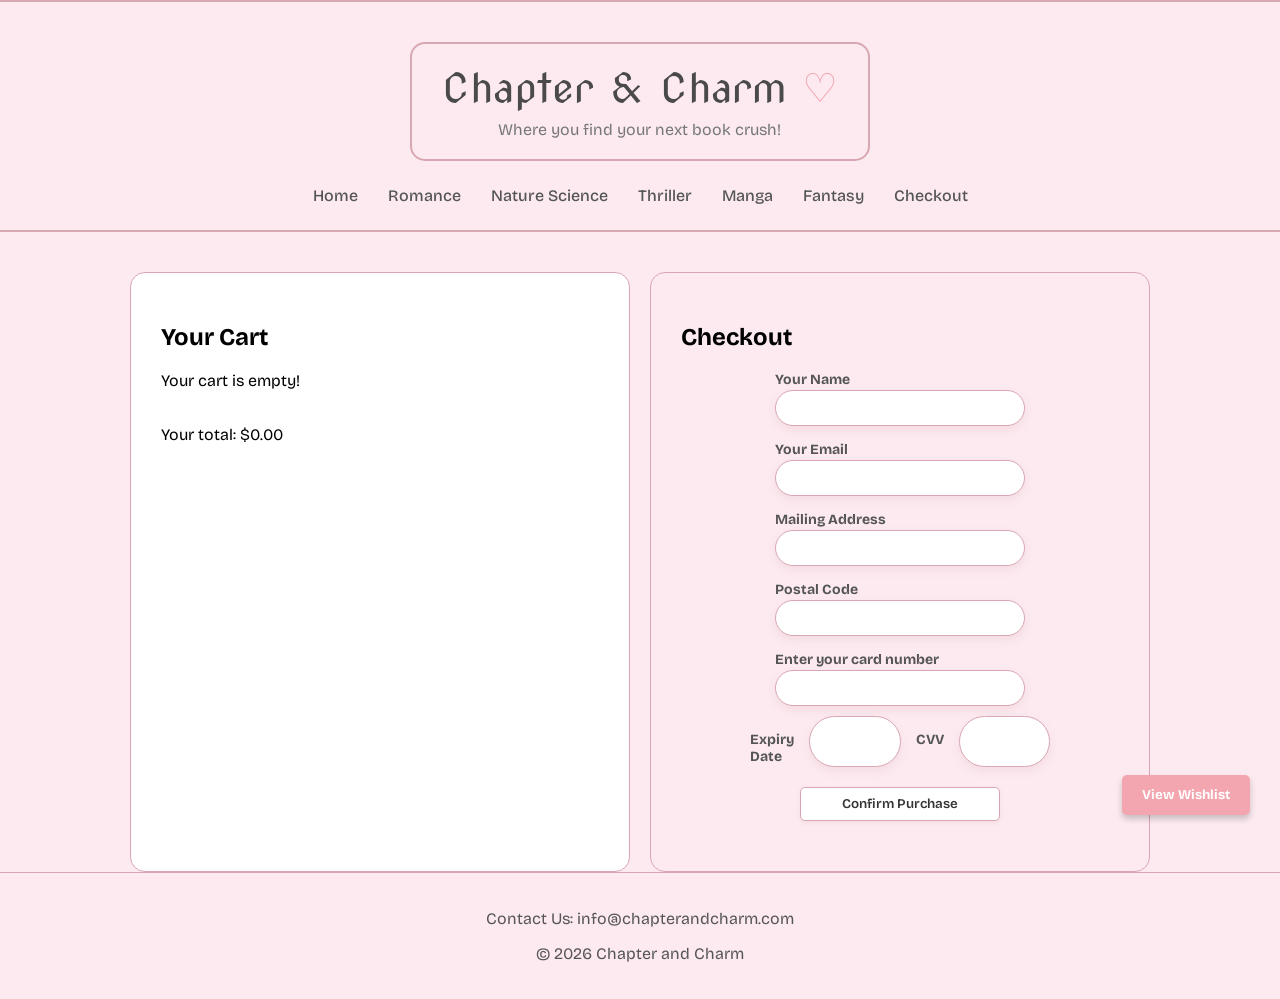
<file: checkout.html>
<!DOCTYPE html>
<html>

<head>
    <meta charset="UTF-8">
    <title>Chapter and Charm - Your Cart</title>

    <link rel="preconnect" href="https://fonts.googleapis.com">
    <link rel="preconnect" href="https://fonts.gstatic.com" crossorigin>
    <link href="https://fonts.googleapis.com/css2?family=Bricolage+Grotesque:opsz,wght@12..96,200..800&display=swap"
        rel="stylesheet">

    <link rel="preconnect" href="https://fonts.googleapis.com">
    <link rel="preconnect" href="https://fonts.gstatic.com" crossorigin>
    <link href="https://fonts.googleapis.com/css2?family=Nova+Cut&display=swap" rel="stylesheet">
    <link rel="stylesheet" href="style.css">
</head>

<body>

    <header>
        <div class="brand-container">
            <h1 class="nova-cut-regular brand-title">Chapter & Charm <span style="color: #f4a6b0;">♡</span></h1>
            <p class="brand-subtitle">Where you find your next book crush!</p>
        </div>


        <nav>
            <ul id="mainNavUl">
                <li><a href="index.html">Home</a></li>
                <li><a href="romance.html">Romance</a></li>
                <li><a href="snaturescience.html">Nature Science</a></li>
                <li><a href="thriller.html">Thriller</a></li>
                <li><a href="manga.html">Manga</a></li>
                <li><a href="fantasy.html">Fantasy</a></li>
                <li><a href="checkout.html" clas="active">Checkout</a></li>
            </ul>
        </nav>
    </header>

    <div class="checkout-header">
        <div class="checkout-container">
            <h2>Your Cart</h2>
            <div id="cartItems"></div>
            <br>
            <p>Your total: $<span id="cartTotal">0.00</span></p>

        </div>


        <div class="checkoutFields">
            <h2>Checkout</h2>
            <p>Your Name</p>
            <input type="text" id="nameField">
            <p>Your Email</p>
            <input type="text" id="userEmail">
            <p>Mailing Address</p>
            <input type="text" id="userAddress">
            <p>Postal Code</p>
            <input type="text" id="postalCode">
            <p>Enter your card number</p>
            <input type="number" id="cardNum">
            <div class="cardInfo">
                <p>Expiry Date</p>
                <input type="number" id="expiry">
                <p>CVV</p>
                <input type="number" id="cvv">
            </div>
            <input type="submit" value="Confirm Purchase" id="checkOutBtn">
            <p id="message"></p>
        </div>
    </div>



    <a href="wishlist.html"> <button class="wishlist-btn">View Wishlist</button> </a>



    <footer>
        <p>Contact Us: info@chapterandcharm.com</p>
        <p>&copy; 2026 Chapter and Charm</p>
    </footer>

    <script src="script.js"></script>

</body>

</html>
</file>
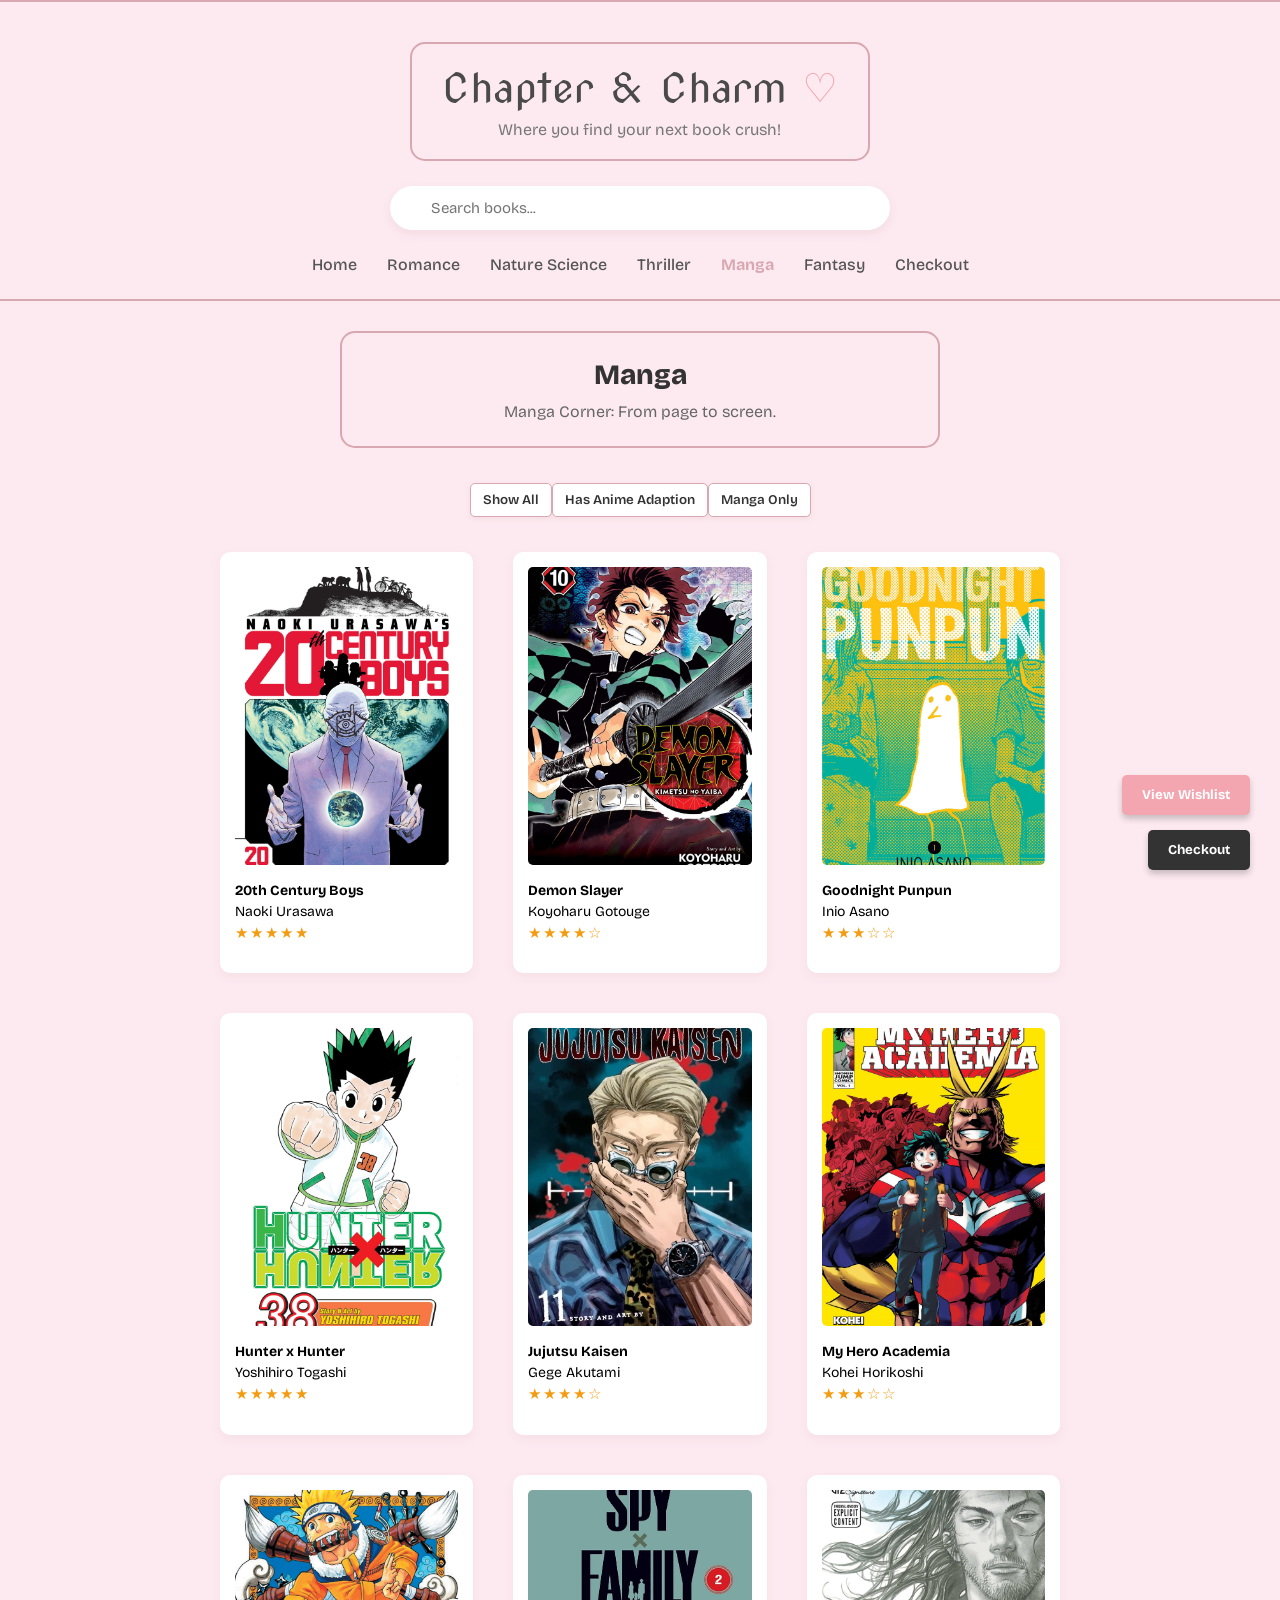
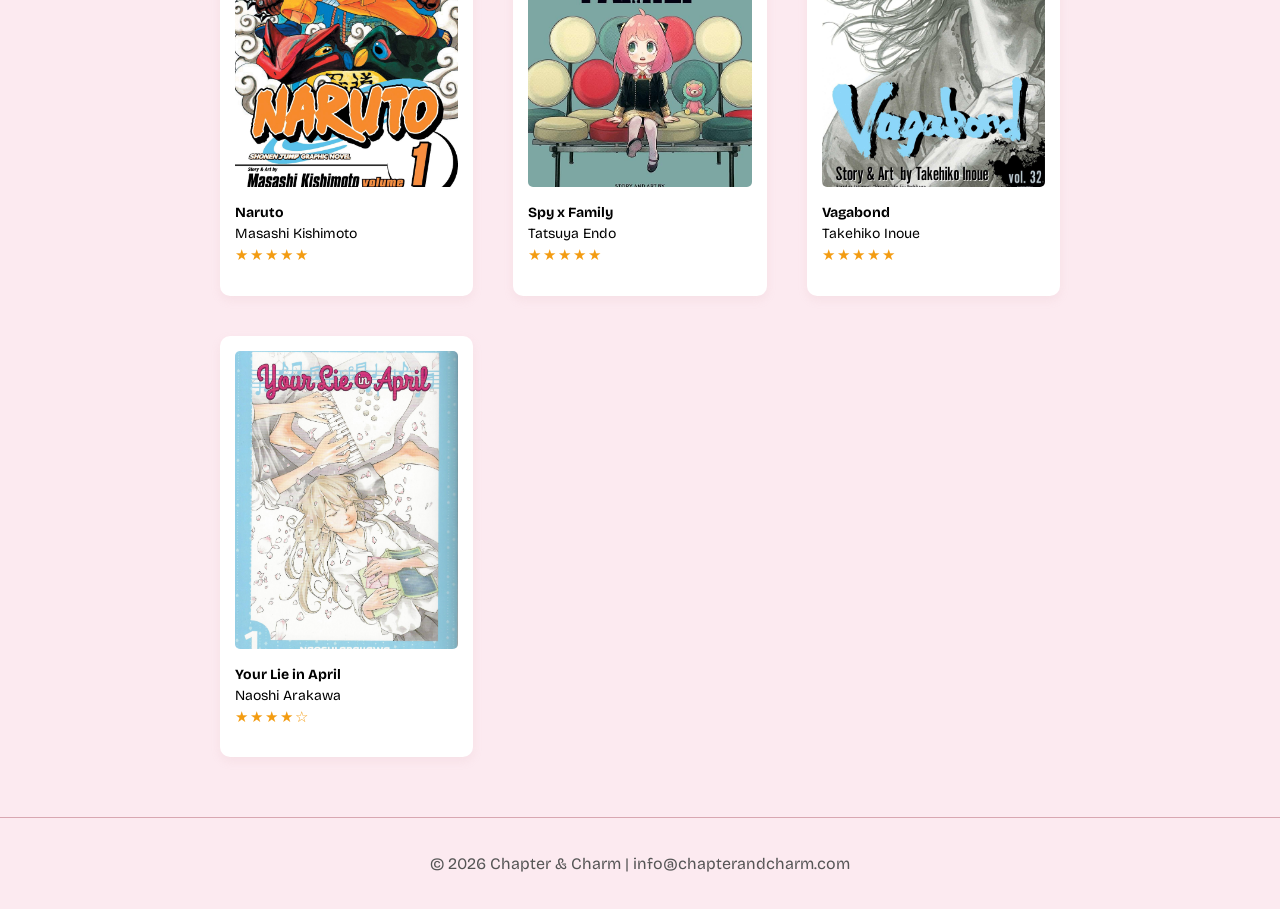
<file: manga.html>
<!DOCTYPE html>
<html lang="en">

<head>
    <meta charset="UTF-8">
    <title>Chapter & Charm - Manga Corner</title>

    <link rel="preconnect" href="https://fonts.googleapis.com">
    <link rel="preconnect" href="https://fonts.gstatic.com" crossorigin>
    <link
        href="https://fonts.googleapis.com/css2?family=Bricolage+Grotesque:opsz,wght@12..96,200..800&family=Nova+Cut&display=swap"
        rel="stylesheet">
    <link rel="stylesheet" href="style.css">

</head>

<body>

    <header>
        <div class="brand-container">
            <h1 class="nova-cut-regular brand-title">Chapter & Charm <span style="color: #f4a6b0;">♡</span></h1>
            <p class="brand-subtitle">Where you find your next book crush!</p>
        </div>

        <div class="header-search">
            <input type="text" id="searchInput" placeholder="Search books...">
        </div>

  
        <nav>
            <ul id="mainNavUl">
                <li><a href="index.html">Home</a></li>
                <li><a href="romance.html">Romance</a></li>
                <li><a href="naturescience.html">Nature Science</a></li>
                <li><a href="thriller.html">Thriller</a></li>
                <li><a href="manga.html" class="active">Manga</a></li>
                <li><a href="fantasy.html">Fantasy</a></li>
                <li><a href="checkout.html">Checkout</a></li>
            </ul>
        </nav>
    </header>

    <section class="active-category-header">
        <h2 id="currentCategoryTitle">Manga</h2>
        <p id="currentCategorySubtitle">Manga Corner: From page to screen.</p>
    </section>

    <div class="controls-bar">
        <button id="btnShowAll" class="filterBtn" data-filter="all">Show All</button>
        <button id="btnAnime" class="filterBtn" data-filter="anime">Has Anime Adaption</button>
        <button id="btnMangaOnly" class="filterBtn" data-filter="manga-only">Manga Only</button>
    </div>
    </div>

    <div class="books" id="bookGrid">

        <div class="bookSection" data-rating="5.0" data-price="24.99" data-category="manga" data-adapted="false">
            <div class="img-container">
                <img src="Manga Archive/CENTURY.jpg" alt="20th Century Boys">
                <div class="overlay">
                    <p><strong>20th Century Boys</strong></p>
                    <p>A mystery about friends trying to stop a cult leader.</p>
                    <p>$24.99</p>
                    <button onclick="addToCart('20th Century Boys', 24.99)">Add to Cart</button>
                    <button class="wishlistBtn">♡ Wishlist</button>
                </div>
            </div>
            <p class="book-title"><strong>20th Century Boys</strong><br>Naoki Urasawa<br><span
                    class="stars">★★★★★</span></p>
        </div>

        <div class="bookSection" data-rating="4.5" data-price="15.99" data-category="manga" data-adapted="true">
            <div class="img-container">
                <img src="Manga Archive/slayer.jpg" alt="Demon Slayer">
                <div class="overlay">
                    <p><strong>Demon Slayer</strong></p>
                    <p>A boy joins demon slayers to avenge his family.</p>
                    <p>$15.99</p>
                    <button class="cartBtn">Add to Cart</button>
                    <button class="wishlistBtn">♡ Wishlist</button>
                </div>
            </div>
            <p class="book-title"><strong>Demon Slayer</strong><br>Koyoharu Gotouge<br><span class="stars">★★★★☆</span>
            </p>
        </div>

        <div class="bookSection" data-rating="3.0" data-price="21.99" data-category="manga" data-adapted="false">
            <div class="img-container">
                <img src="Manga Archive/punpun.jpg" alt="Goodnight Punpun">
                <div class="overlay">
                    <p><strong>Goodnight Punpun</strong></p>
                    <p>A dark coming-of-age story about life's struggles.</p>
                    <p>$21.99</p>
                    <button class="cartBtn">Add to Cart</button>
                    <button class="wishlistBtn">♡ Wishlist</button>
                </div>
            </div>
            <p class="book-title"><strong>Goodnight Punpun</strong><br>Inio Asano<br><span class="stars">★★★☆☆</span>
            </p>
        </div>

        <div class="bookSection" data-rating="5.0" data-price="18.99" data-category="manga" data-adapted="true">
            <div class="img-container">
                <img src="Manga Archive/hunter.jpg" alt="Hunter x Hunter">
                <div class="overlay">
                    <p><strong>Hunter x Hunter</strong></p>
                    <p>A young boy trains to find his missing father.</p>
                    <p>$18.99</p>
                    <button class="cartBtn">Add to Cart</button>
                    <button class="wishlistBtn">♡ Wishlist</button>
                </div>
            </div>
            <p class="book-title"><strong>Hunter x Hunter</strong><br>Yoshihiro Togashi<br><span
                    class="stars">★★★★★</span></p>
        </div>

        <div class="bookSection" data-rating="4.2" data-price="20.99" data-category="manga" data-adapted="true">
            <div class="img-container">
                <img src="Manga Archive/kaisen.jpg" alt="Jujutsu Kaisen">
                <div class="overlay">
                    <p><strong>Jujutsu Kaisen</strong></p>
                    <p>A teen battles curses after hosting a powerful spirit.</p>
                    <p>$20.99</p>
                    <button class="cartBtn">Add to Cart</button>
                    <button class="wishlistBtn">♡ Wishlist</button>
                </div>
            </div>
            <p class="book-title"><strong>Jujutsu Kaisen</strong><br>Gege Akutami<br><span class="stars">★★★★☆</span>
            </p>
        </div>

        <div class="bookSection" data-rating="3.5" data-price="15.99" data-category="manga" data-adapted="true">
            <div class="img-container">
                <img src="Manga Archive/hero.jpg" alt="My Hero Academia">
                <div class="overlay">
                    <p><strong>My Hero Academia</strong></p>
                    <p>A powerless boy enters a hero academy.</p>
                    <p>$15.99</p>
                    <button class="cartBtn">Add to Cart</button>
                    <button class="wishlistBtn">♡ Wishlist</button>
                </div>
            </div>
            <p class="book-title"><strong>My Hero Academia</strong><br>Kohei Horikoshi<br><span
                    class="stars">★★★☆☆</span></p>
        </div>

        <div class="bookSection" data-rating="5.0" data-price="25.99" data-category="manga" data-adapted="true">
            <div class="img-container">
                <img src="Manga Archive/naruto.jpg" alt="Naruto">
                <div class="overlay">
                    <p><strong>Naruto</strong></p>
                    <p>A ninja seeks recognition while chasing his dream.</p>
                    <p>$25.99</p>
                    <button class="cartBtn">Add to Cart</button>
                    <button class="wishlistBtn">♡ Wishlist</button>
                </div>
            </div>
            <p class="book-title"><strong>Naruto</strong><br>Masashi Kishimoto<br><span class="stars">★★★★★</span></p>
        </div>

        <div class="bookSection" data-rating="4.9" data-price="19.99" data-category="manga" data-adapted="true">
            <div class="img-container">
                <img src="Manga Archive/family.jpg" alt="Spy x Family">
                <div class="overlay">
                    <p><strong>Spy x Family</strong></p>
                    <p>A spy builds a fake family with secret identities.</p>
                    <p>$19.99</p>
                    <button class="cartBtn">Add to Cart</button>
                    <button class="wishlistBtn">♡ Wishlist</button>
                </div>
            </div>
            <p class="book-title"><strong>Spy x Family</strong><br>Tatsuya Endo<br><span class="stars">★★★★★</span></p>
        </div>

        <div class="bookSection" data-rating="5.0" data-price="25.00" data-category="manga" data-adapted="false">
            <div class="img-container">
                <img src="Manga Archive/vagabond.jpg" alt="Vagabond">
                <div class="overlay">
                    <p><strong>Vagabond</strong></p>
                    <p>A samurai’s journey of growth and self-discovery.</p>
                    <p>$25.00</p>
                    <button class="cartBtn">Add to Cart</button>
                    <button class="wishlistBtn">♡ Wishlist</button>
                </div>
            </div>
            <p class="book-title"><strong>Vagabond</strong><br>Takehiko Inoue<br><span class="stars">★★★★★</span></p>
        </div>

        <div class="bookSection" data-rating="4.5" data-price="18.99" data-category="manga" data-adapted="true">
            <div class="img-container">
                <img src="Manga Archive/april.jpg" alt="Your Lie in April">
                <div class="overlay">
                    <p><strong>Your Lie in April</strong></p>
                    <p>A pianist rediscovers music through a violinist.</p>
                    <p>$18.99</p>
                    <button class="cartBtn">Add to Cart</button>
                    <button class="wishlistBtn">♡ Wishlist</button>
                </div>
            </div>
            <p class="book-title"><strong>Your Lie in April</strong><br>Naoshi Arakawa<br><span
                    class="stars">★★★★☆</span></p>
        </div>
    </div>



    <a href="wishlist.html"> </a><button class="wishlist-btn">View Wishlist</button> </a>
    <a href="checkout.html"> <button class="checkout-btn">Checkout</button> </a>


    <footer>
        <p>&copy; 2026 Chapter & Charm | info@chapterandcharm.com</p>
    </footer>

    <script src="script.js"></script>

</body>

</html>
</file>
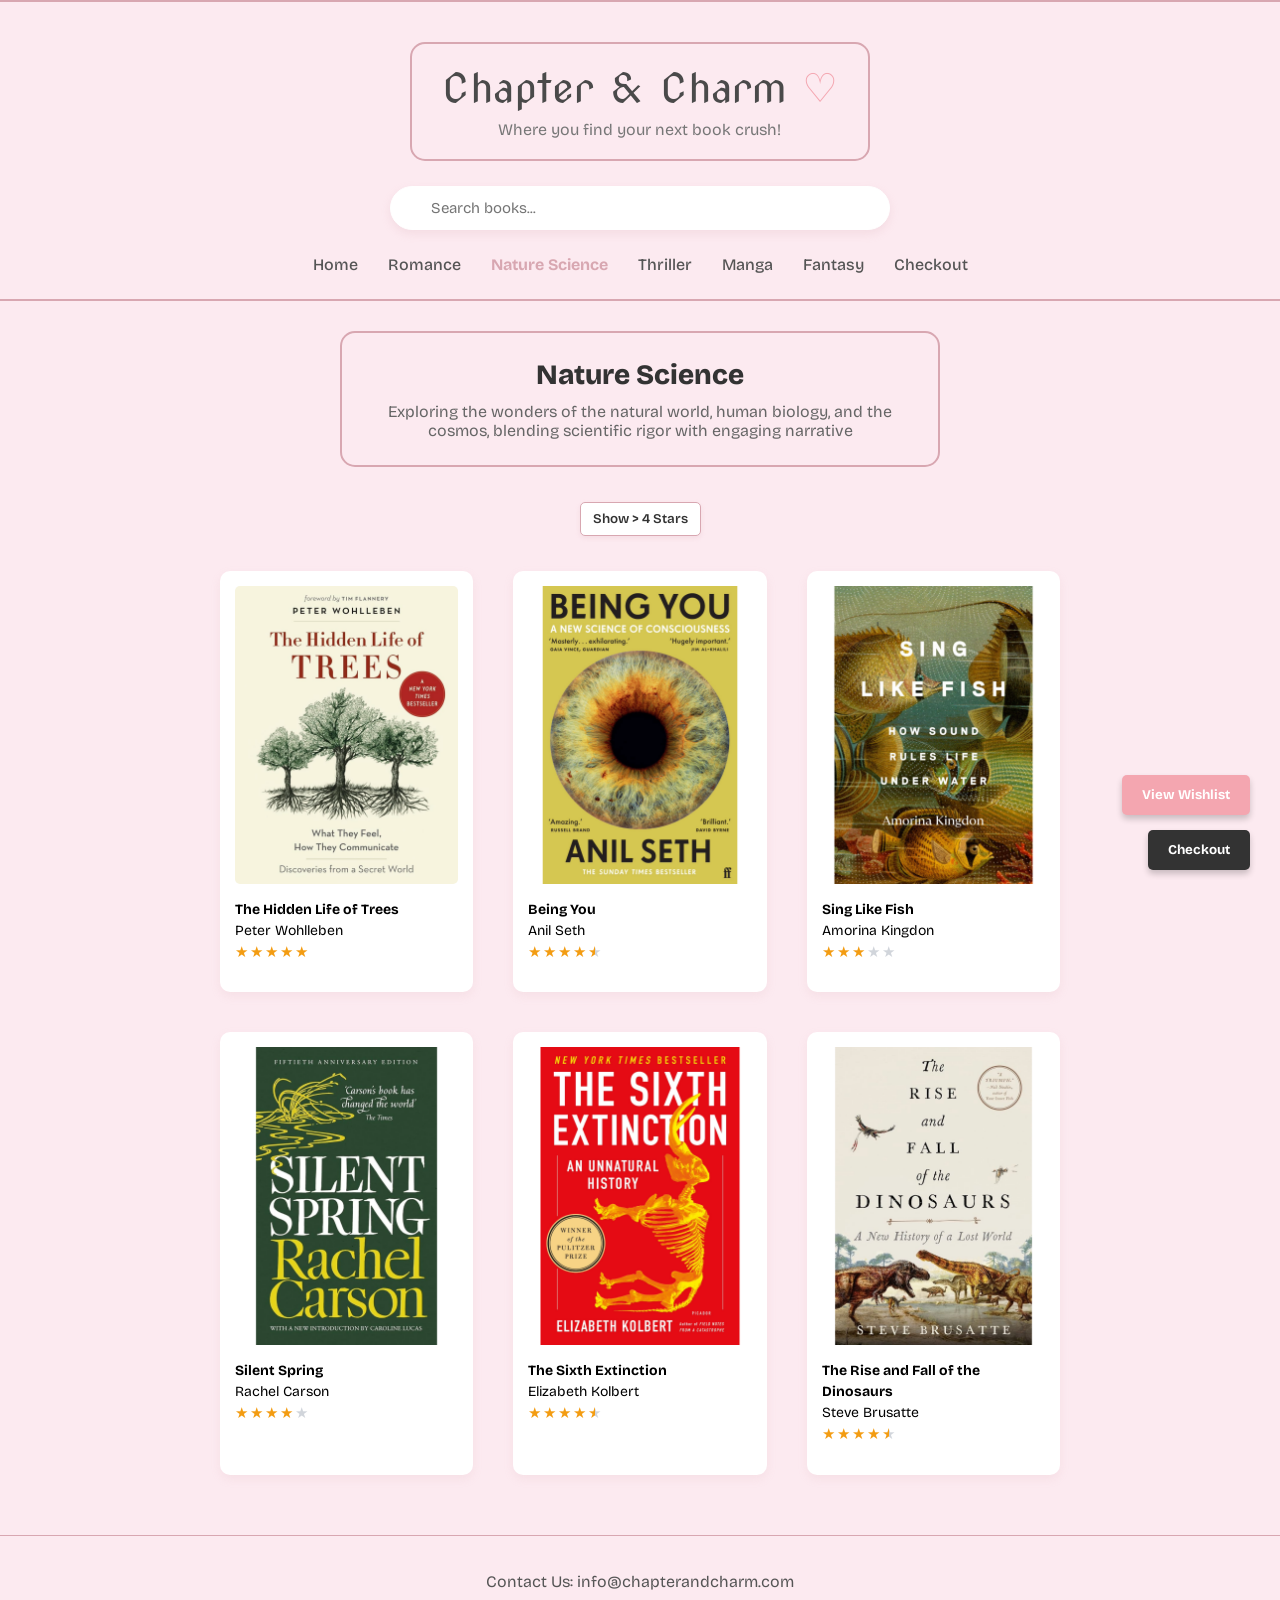
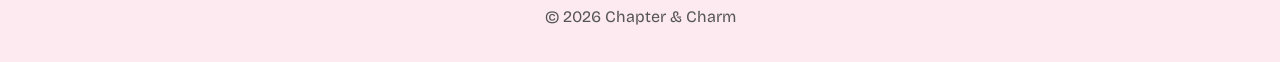
<file: naturescience.html>
<!DOCTYPE html>
<html>

<head>
  <meta charset="UTF-8">
  <title>Chapter & Charm</title>

  <link rel="preconnect" href="https://fonts.googleapis.com">
  <link rel="preconnect" href="https://fonts.gstatic.com" crossorigin>
  <link href="https://fonts.googleapis.com/css2?family=Bricolage+Grotesque:opsz,wght@12..96,200..800&display=swap"
    rel="stylesheet">

  <link rel="preconnect" href="https://fonts.googleapis.com">
  <link rel="preconnect" href="https://fonts.gstatic.com" crossorigin>
  <link href="https://fonts.googleapis.com/css2?family=Nova+Cut&display=swap" rel="stylesheet">

  <link rel="stylesheet" href="style.css">
</head>

<body>

  <header>
    <div class="brand-container">
      <h1 class="nova-cut-regular brand-title">Chapter & Charm <span style="color: #f4a6b0;">♡</span></h1>
      <p class="brand-subtitle">Where you find your next book crush!</p>
    </div>

    <div class="header-search">
      <input type="text" id="searchInput" placeholder="Search books...">
    </div>

    <nav>
      <ul id="mainNavUl">
        <li><a href="index.html">Home</a></li>
        <li><a href="romance.html">Romance</a></li>
        <li><a href="naturescience.html" class="active">Nature Science</a></li>
        <li><a href="thriller.html">Thriller</a></li>
        <li><a href="manga.html">Manga</a></li>
        <li><a href="fantasy.html">Fantasy</a></li>
        <li><a href="checkout.html">Checkout</a></li>
      </ul>
    </nav>
  </header>

  <section class="active-category-header">
    <h2 id="currentCategoryTitle">Nature Science</h2>
    <p id="currentCategorySubtitle">Exploring the wonders of the natural world, human biology, and the cosmos, blending
      scientific rigor with engaging narrative</p>
  </section>

  <div class="controls-bar">
    <button id="ratingToggle" class="filterBtn">Show > 4 Stars</button>
  </div>

  <div class="books" id="bookGrid">

    <div class="bookSection" data-rating="5.0" data-price="20.00" data-category="nature-science">
      <div class="img-container">
        <img src="Nature Archive/The Hidden Life of Trees.png" alt="The Hidden Life of Trees">
        <div class="overlay">
          <p><strong>The Hidden Life of Trees</strong></p>
          <p>Peter Wohlleben</p>
          <p class="stars">★★★★★</p>
          <p>A fascinating look at how trees communicate and support each other.</p>
          <p>$20.00</p>
          <button class="cartBtn">Add to Cart</button>
          <button class="wishlistBtn">♡ Wishlist</button>
        </div>
      </div>
      <p class="book-title">
        <strong>The Hidden Life of Trees</strong><br>
        Peter Wohlleben<br>
        <span class="stars">★★★★★</span>
      </p>
    </div>

    <div class="bookSection" data-rating="4.5" data-price="18.50" data-category="nature-science">
      <div class="img-container">
        <img src="Nature Archive/Being You.png" alt="Being You">
        <div class="overlay">
          <p><strong>Being You</strong></p>
          <p>Anil Seth</p>
          <p class="stars">★★★★<span class="star-half">★</span></p>
          <p>Anil Seth's quest to understand the biological basis of conscious experience.</p>
          <p>$18.50</p>
          <button class="cartBtn">Add to Cart</button>
          <button class="wishlistBtn">♡ Wishlist</button>
        </div>
      </div>
      <p class="book-title">
        <strong>Being You</strong><br>
        Anil Seth<br>
        <span class="stars">★★★★<span class="star-half">★</span></span>
      </p>
    </div>

    <div class="bookSection" data-rating="3.0" data-price="21.00" data-category="nature-science">
      <div class="img-container">
        <img src="Nature Archive/Sing Like Fish.png" alt="Sing Like Fish">
        <div class="overlay">
          <p><strong>Sing Like Fish</strong></p>
          <p>Amorina Kingdon</p>
          <p class="stars">★★★<span class="star-empty">★★</span></p>
          <p>A captivating exploration of how underwater animals tap into sound to survive.</p>
          <p>$21.00</p>
          <button class="cartBtn">Add to Cart</button>
          <button class="wishlistBtn">♡ Wishlist</button>
        </div>
      </div>
      <p class="book-title">
        <strong>Sing Like Fish</strong><br>
        Amorina Kingdon<br>
        <span class="stars">★★★<span class="star-empty">★★</span></span>
      </p>
    </div>

    <div class="bookSection" data-rating="4.0" data-price="17.00" data-category="nature-science">
      <div class="img-container">
        <img src="Nature Archive/Silent Spring.png" alt="Silent Spring">
        <div class="overlay">
          <p><strong>Silent Spring</strong></p>
          <p>Rachel Carson</p>
          <p class="stars">★★★★<span class="star-empty">★</span></p>
          <p>About pesticide dangers sparking the modern environmental movement.</p>
          <p>$17.00</p>
          <button class="cartBtn">Add to Cart</button>
          <button class="wishlistBtn">♡ Wishlist</button>
        </div>
      </div>
      <p class="book-title">
        <strong>Silent Spring</strong><br>
        Rachel Carson<br>
        <span class="stars">★★★★<span class="star-empty">★</span></span>
      </p>
    </div>

    <div class="bookSection" data-rating="4.5" data-price="19.50" data-category="nature-science">
      <div class="img-container">
        <img src="Nature Archive/The Sixth Extinction.png" alt="The Sixth Extinction">
        <div class="overlay">
          <p><strong>The Sixth Extinction</strong></p>
          <p>Elizabeth Kolbert</p>
          <p class="stars">★★★★<span class="star-half">★</span></p>
          <p>A powerful account of the mass extinction unfolding before our eyes.</p>
          <p>$19.50</p>
          <button class="cartBtn">Add to Cart</button>
          <button class="wishlistBtn">♡ Wishlist</button>
        </div>
      </div>
      <p class="book-title">
        <strong>The Sixth Extinction</strong><br>
        Elizabeth Kolbert<br>
        <span class="stars">★★★★<span class="star-half">★</span></span>
      </p>
    </div>

    <div class="bookSection" data-rating="4.5" data-price="22.00" data-category="nature-science">
      <div class="img-container">
        <img src="Nature Archive/The Rise and Fall of the Dinosaurs.png" alt="The Rise and Fall of the Dinosaurs">
        <div class="overlay">
          <p><strong>The Rise and Fall of the Dinosaurs</strong></p>
          <p>Steve Brusatte</p>
          <p class="stars">★★★★<span class="star-half">★</span></p>
          <p>Reveals their extraordinary, 200-million-year-long story as never before.</p>
          <p>$22.00</p>
          <button class="cartBtn">Add to Cart</button>
          <button class="wishlistBtn">♡ Wishlist</button>
        </div>
      </div>
      <p class="book-title">
        <strong>The Rise and Fall of the Dinosaurs</strong><br>
        Steve Brusatte<br>
        <span class="stars">★★★★<span class="star-half">★</span></span>
      </p>
    </div>

  </div>

  <a href="wishlist.html"> <button class="wishlist-btn">View Wishlist</button> </a>
  <a href="checkout.html"> <button class="checkout-btn">Checkout</button> </a>


  <footer>
    <p>Contact Us: info@chapterandcharm.com</p>
    <p>&copy; 2026 Chapter & Charm</p>
  </footer>

  <script src="script.js"></script>

</body>

</html>
</file>
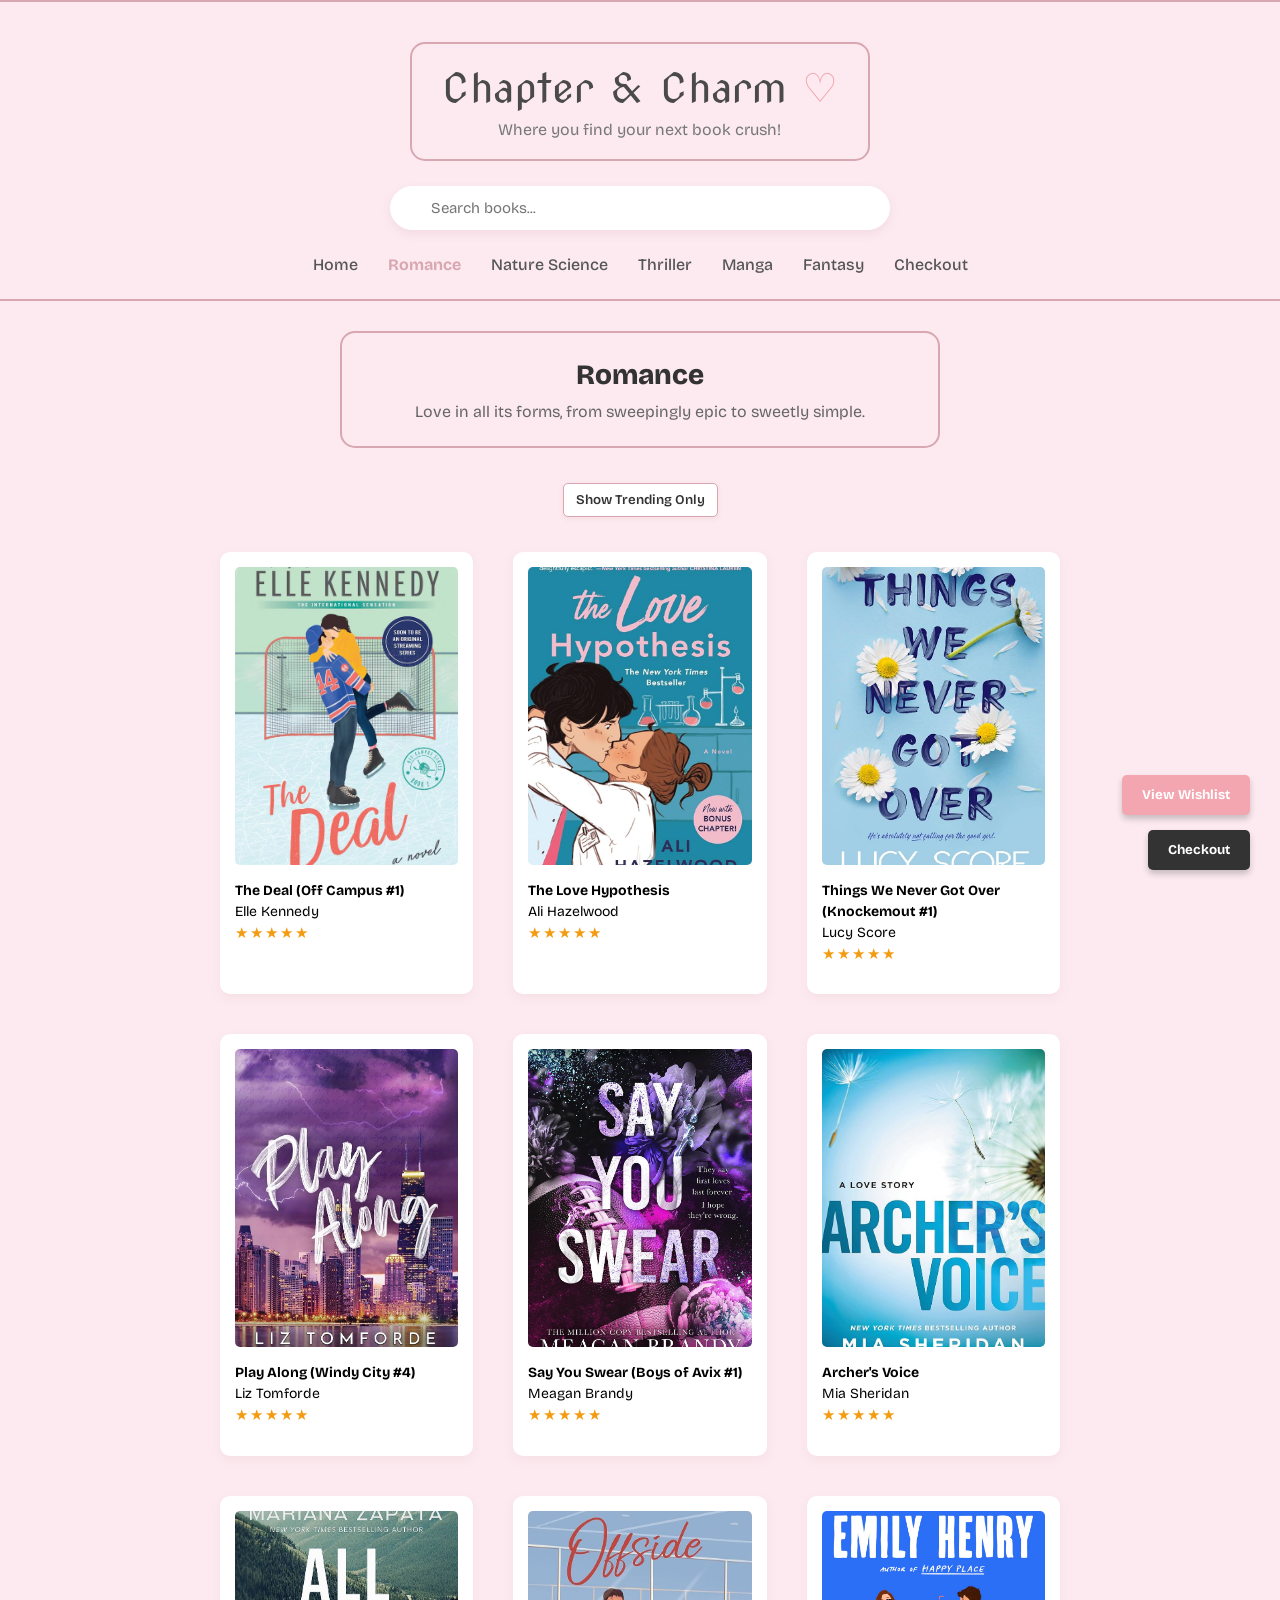
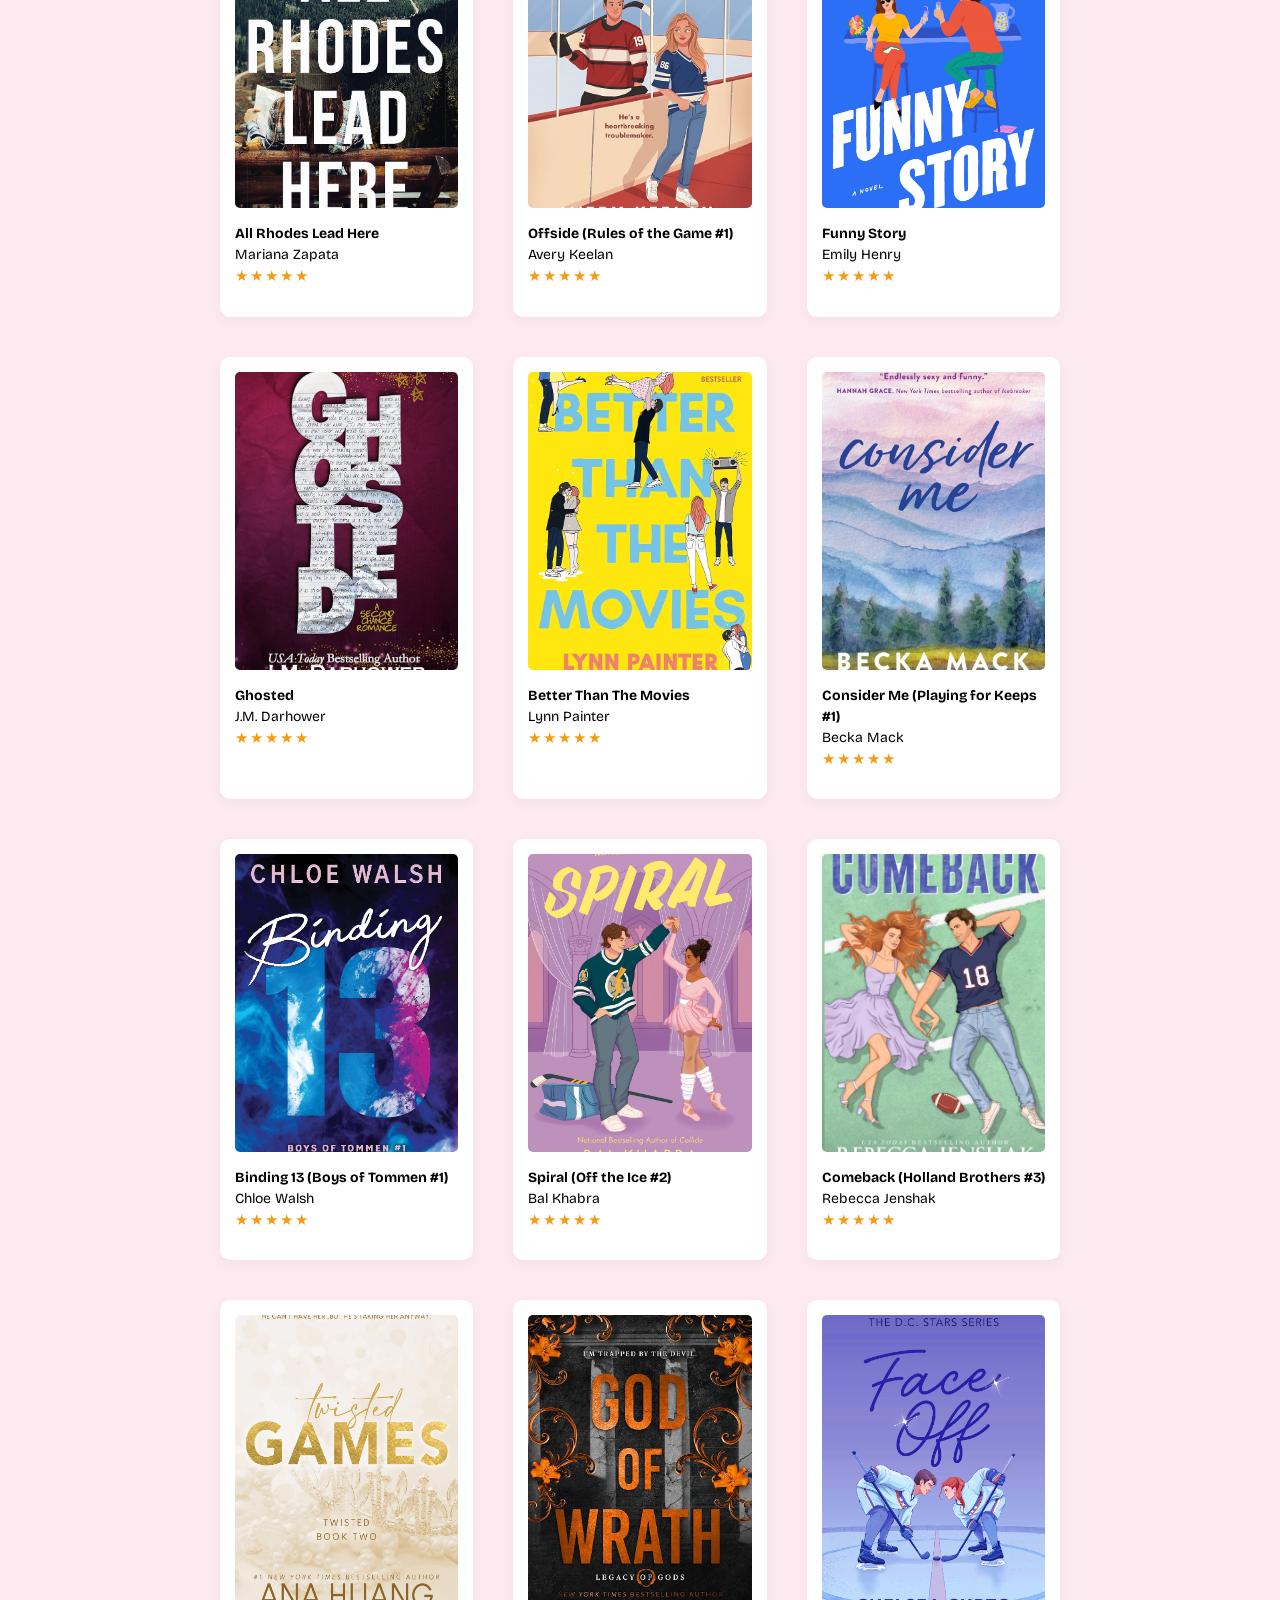
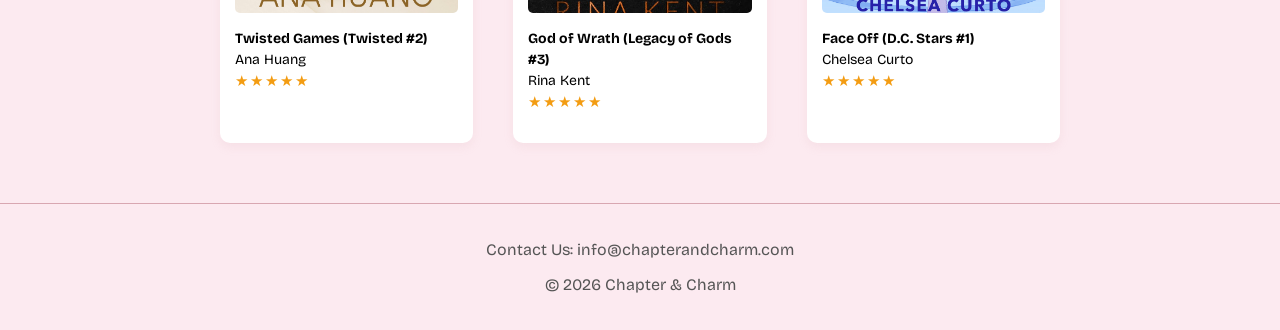
<file: romance.html>
<!DOCTYPE html>
<html>

<head>
  <meta charset="UTF-8">
  <title>Chapter & Charm</title>

  <link rel="preconnect" href="https://fonts.googleapis.com">
  <link rel="preconnect" href="https://fonts.gstatic.com" crossorigin>
  <link href="https://fonts.googleapis.com/css2?family=Bricolage+Grotesque:opsz,wght@12..96,200..800&display=swap"
    rel="stylesheet">

  <link rel="preconnect" href="https://fonts.googleapis.com">
  <link rel="preconnect" href="https://fonts.gstatic.com" crossorigin>
  <link href="https://fonts.googleapis.com/css2?family=Nova+Cut&display=swap" rel="stylesheet">

  <link rel="stylesheet" href="style.css">
</head>

<body>

  <header>
    <div class="brand-container">
      <h1 class="nova-cut-regular brand-title">Chapter & Charm <span style="color: #f4a6b0;">♡</span></h1>
      <p class="brand-subtitle">Where you find your next book crush!</p>
    </div>

    <div class="header-search">
      <input type="text" id="searchInput" placeholder="Search books...">
    </div>

    <nav>
      <ul id="mainNavUl">
        <li><a href="index.html">Home</a></li>
        <li><a href="romance.html" class="active">Romance</a>
        <li><a href="naturescience.html">Nature Science</a></li>
        <li><a href="thriller.html">Thriller</a></li>
        <li><a href="manga.html">Manga</a></li>
        <li><a href="fantasy.html">Fantasy</a></li>
        <li><a href="checkout.html">Checkout</a></li>
      </ul>
    </nav>
  </header>

  <section class="active-category-header">
    <h2 id="currentCategoryTitle">Romance</h2>
    <p id="currentCategorySubtitle">Love in all its forms, from sweepingly epic to sweetly simple.</p>
  </section>

  <div class="controls-bar">
    <button id="trendingToggle" class="filterBtn">Show Trending Only</button>
  </div>

  <div class="books" id="bookGrid">

    <div class="bookSection" data-rating="5.0" data-price="28.99" data-category="romance" data-trending="true">
      <div class="img-container">
        <img src="Archive/book1.jpg" alt="The Deal (Off Campus #1)">
        <div class="overlay">
          <p><strong>The Deal (Off Campus #1)</strong></p>
          <p>Elle Kennedy</p>
          <p class="stars">★★★★★</p>
          <p>She's about to make a deal with the college bad boy...</p>
          <p>$28.99</p>
          <button class="cartBtn">Add to Cart</button>
          <button class="wishlistBtn">♡ Wishlist</button>
        </div>
      </div>
      <p class="book-title">
        <strong>The Deal (Off Campus #1)</strong><br>
        Elle Kennedy<br>
        <span class="stars">★★★★★</span>
      </p>
    </div>

    <div class="bookSection" data-rating="5.0" data-price="29.95" data-category="romance" data-trending="true">
      <div class="img-container">
        <img src="Archive/book2.jpg" alt="The Love Hypothesis">
        <div class="overlay">
          <p><strong>The Love Hypothesis</strong></p>
          <p>Ali Hazelwood</p>
          <p class="stars">★★★★★</p>
          <p>When a fake relationship between scientists meets the irresistible force of attraction, it throws one
            woman's carefully calculated theories on love into chaos...</p>
          <p>$29.95</p>
          <button class="cartBtn">Add to Cart</button>
          <button class="wishlistBtn">♡ Wishlist</button>
        </div>
      </div>
      <p class="book-title">
        <strong>The Love Hypothesis</strong><br>
        Ali Hazelwood<br>
        <span class="stars">★★★★★</span>
      </p>
    </div>

    <div class="bookSection" data-rating="5.0" data-price = "28.99" data-category="romance">
      <div class="img-container">
        <img src="Archive/book3.jpg" alt="Things We Never Got Over (Knockemout #1)">
        <div class="overlay">
          <p><strong>Things We Never Got Over (Knockemout #1)</strong></p>
          <p>Lucy Score</p>
          <p class="stars">★★★★★</p>
          <p>Bearded, bad-boy barber Knox prefers to live his life the way he takes his coffee: Alone. Unless you count
            his basset hound, Waylon. Knox doesn’t tolerate drama, even when it comes in the form of a stranded runaway
            bride...</p>
          <p>$28.99</p>
          <button class="cartBtn">Add to Cart</button>
          <button class="wishlistBtn">♡ Wishlist</button>
        </div>
      </div>
      <p class="book-title">
        <strong>Things We Never Got Over (Knockemout #1)</strong><br>
        Lucy Score<br>
        <span class="stars">★★★★★</span>
      </p>
    </div>

    <div class="bookSection" data-rating="5.0" data-price="24.99" data-category="romance" data-trending="true">
      <div class="img-container">
        <img src="Archive/book4.jpg" alt="Play Along (Windy City #4)">
        <div class="overlay">
          <p><strong>Play Along (Windy City #4)</strong></p>
          <p>Liz Tomforde</p>
          <p class="stars">★★★★★</p>
          <p>I’m the only woman on staff for the Windy City Warriors, and after years of putting up with a sexist lead
            doctor, I’m desperate to land my dream job with a new team next year. All I have to do is maintain my
            professional reputation for my final season in Chicago...</p>
          <p>$24.99</p>
          <button class="cartBtn">Add to Cart</button>
          <button class="wishlistBtn">♡ Wishlist</button>
        </div>
      </div>
      <p class="book-title">
        <strong>Play Along (Windy City #4)</strong><br>
        Liz Tomforde<br>
        <span class="stars">★★★★★</span>
      </p>
    </div>

    <div class="bookSection" data-rating="5.0" data-price="32.95" data-category="romance">
      <div class="img-container">
        <img src="Archive/book5.jpg" alt="Say You Swear (Boys of Avix #1)">
        <div class="overlay">
          <p><strong>Say You Swear (Boys of Avix #1)</strong></p>
          <p>Meagan Brandy</p>
          <p class="stars">★★★★★</p>
          <p>For years, I’ve dreamt of what college life could bring and while some things changed, there was always one
            constant. It didn’t matter how wild I allowed my imagination to run, it always led me to the same place in
            the end. It led me to him. My future was clear, and he was it. Until suddenly ... he wasn’t.</p>
          <p>$32.95</p>
          <button class="cartBtn">Add to Cart</button>
          <button class="wishlistBtn">♡ Wishlist</button>
        </div>
      </div>
      <p class="book-title">
        <strong>Say You Swear (Boys of Avix #1)</strong><br>
        Meagan Brandy<br>
        <span class="stars">★★★★★</span>
      </p>
    </div>

    <div class="bookSection" data-rating="5.0" data-price="17.00" data-category="romance">
      <div class="img-container">
        <img src="Archive/book6.jpg" alt="Archer's Voice">
        <div class="overlay">
          <p><strong>Archer's Voice</strong></p>
          <p>Mia Sheridan</p>
          <p class="stars">★★★★★</p>
          <p>When Bree Prescott arrives in the sleepy, lakeside town of Pelion, Maine, she hopes against hope that this
            is the place where she will finally find the peace she so desperately seeks. On her first day there, her
            life collides with Archer Hale, an isolated man who holds a secret agony of his own. A man no one else
            sees...</p>
          <p>$17.00</p>
          <button class="cartBtn">Add to Cart</button>
          <button class="wishlistBtn">♡ Wishlist</button>
        </div>
      </div>
      <p class="book-title">
        <strong>Archer's Voice</strong><br>
        Mia Sheridan<br>
        <span class="stars">★★★★★</span>
      </p>
    </div>

    <div class="bookSection" data-rating="5.0" data-price="23.99" data-category="romance">
      <div class="img-container">
        <img src="Archive/book7.jpg" alt="All Rhodes Lead Here">
        <div class="overlay">
          <p><strong>All Rhodes Lead Here</strong></p>
          <p>Mariana Zapata</p>
          <p class="stars">★★★★★</p>
          <p>Losing people you love is hard. Aurora De La Torre knows moving back to a place that was once home isn’t
            going to be easy. Starting your whole life over probably isn’t supposed to be. But a small town in the
            mountains might be the perfect remedy for a broken heart. Checking out her landlord across the driveway just
            might cure it too...</p>
          <p>$23.99</p>
          <button class="cartBtn">Add to Cart</button>
          <button class="wishlistBtn">♡ Wishlist</button>
        </div>
      </div>
      <p class="book-title">
        <strong>All Rhodes Lead Here</strong><br>
        Mariana Zapata<br>
        <span class="stars">★★★★★</span>
      </p>
    </div>

    <div class="bookSection" data-rating="5.0" data-price="27.99" data-category="romance">
      <div class="img-container">
        <img src="Archive/book8.jpg" alt="Offside (Rules of the Game #1)">
        <div class="overlay">
          <p><strong>Offside (Rules of the Game #1)</strong></p>
          <p>Avery Keelan</p>
          <p class="stars">★★★★★</p>
          <p>Heartbreaker. Troublemaker. And my ex's biggest rival. After my boyfriend of two years unceremoniously
            dumps me on my twenty-first birthday, my friends drag me to a trendy new nightclub to drown my sorrows.
            Several drinks later, I spot the perfect rebound standing next to the bar: Chase Carter, my ex's worst
            enemy...</p>
          <p>$27.99</p>
          <button class="cartBtn">Add to Cart</button>
          <button class="wishlistBtn">♡ Wishlist</button>
        </div>
      </div>
      <p class="book-title">
        <strong>Offside (Rules of the Game #1)</strong><br>
        Avery Keelan<br>
        <span class="stars">★★★★★</span>
      </p>
    </div>

    <div class="bookSection" data-rating="5.0" data-price="25.99" data-category="romance" data-trending="true">
      <div class="img-container">
        <img src="Archive/book9.jpg" alt="Funny Story">
        <div class="overlay">
          <p><strong>Funny Story</strong></p>
          <p>Emily Henry</p>
          <p class="stars">★★★★★</p>
          <p>Daphne always loved the way her fiancé, Peter, told their story. How they met (on a blustery day), fell in
            love (over an errant hat), and moved back to his lakeside hometown to begin their life together. He really
            was good at telling it... right up until the moment he realized he was actually in love with his childhood
            best friend Petra...</p>
          <p>$25.99</p>
          <button class="cartBtn">Add to Cart</button>
          <button class="wishlistBtn">♡ Wishlist</button>
        </div>
      </div>
      <p class="book-title">
        <strong>Funny Story</strong><br>
        Emily Henry<br>
        <span class="stars">★★★★★</span>
      </p>
    </div>

    <div class="bookSection" data-rating="5.0" data-price="26.95" data-category="romance">
      <div class="img-container">
        <img src="Archive/book10.jpg" alt="Ghosted">
        <div class="overlay">
          <p><strong>Ghosted</strong></p>
          <p>J.M. Darhower</p>
          <p class="stars">★★★★★</p>
          <p>A man and a woman, living vastly different lives, but that wasn't always the case. Once, they were just a
            boy and a girl who bonded over comic books and fell in love unexpectedly...</p>
          <p>$26.95</p>
          <button class="cartBtn">Add to Cart</button>
          <button class="wishlistBtn">♡ Wishlist</button>
        </div>
      </div>
      <p class="book-title">
        <strong>Ghosted</strong><br>
        J.M. Darhower<br>
        <span class="stars">★★★★★</span>
      </p>
    </div>

    <div class="bookSection" data-rating="5.0" data-price="27.99" data-category="romance">
      <div class="img-container">
        <img src="Archive/book11.jpg" alt="Better Than The Movies">
        <div class="overlay">
          <p><strong>Better Than The Movies</strong></p>
          <p>Lynn Painter</p>
          <p class="stars">★★★★★</p>
          <p>Perpetual daydreamer Liz Buxbaum gave her heart to Michael a long time ago. But her cool, aloof forever
            crush never really saw her before he moved away. Now that he’s back in town, Liz will do whatever it takes
            to get on his radar - and maybe snag him as a prom date - even befriend Wes Bennet...</p>
          <p>$27.99</p>
          <button class="cartBtn">Add to Cart</button>
          <button class="wishlistBtn">♡ Wishlist</button>
        </div>
      </div>
      <p class="book-title">
        <strong>Better Than The Movies</strong><br>
        Lynn Painter<br>
        <span class="stars">★★★★★</span>
      </p>
    </div>

    <div class="bookSection" data-rating="5.0" data-price="24.99" data-category="romance">
      <div class="img-container">
        <img src="Archive/book12.jpg" alt="Consider Me (Playing for Keeps #1)">
        <div class="overlay">
          <p><strong>Consider Me (Playing for Keeps #1)</strong></p>
          <p>Becka Mack</p>
          <p class="stars">★★★★★</p>
          <p>Carter Beckett is the NHL's resident badboy, top player both on the ice & in the bedroom, and quite
            possibly the sexiest man to ever grace my field of vision. But worst of all? He knows it. He’s arrogant,
            self-centered, and the man doesn’t seem to know what a filter is, let alone how to use one. He’s had
            everything served to him on a silver platter, including endless strings of women, and apparently, I’m up
            next...</p>
          <p>$24.99</p>
           <button class="cartBtn">Add to Cart</button>
          <button class="wishlistBtn">♡ Wishlist</button>
         </div>
      </div>
      <p class="book-title">
        <strong>Consider Me (Playing for Keeps #1)</strong><br>
        Becka Mack<br>
        <span class="stars">★★★★★</span>
      </p>
    </div>

    <div class="bookSection" data-rating="5.0" data-price="22.50" data-category="romance" data-trending="true">
      <div class="img-container">
        <img src="Archive/book13.jpg" alt="Binding 13 (Boys of Tommen #1)">
        <div class="overlay">
          <p><strong>Binding 13 (Boys of Tommen #1)</strong></p>
          <p>Chloe Walsh</p>
          <p class="stars">★★★★★</p>
          <p>He wants to save her. She wants to hide. She's damaged. He's determined. Fate brought them together. Love
            binds them...</p>
          <p>$22.50</p>
          <button class="cartBtn">Add to Cart</button>
          <button class="wishlistBtn">♡ Wishlist</button>
        </div>
      </div>
      <p class="book-title">
        <strong>Binding 13 (Boys of Tommen #1)</strong><br>
        Chloe Walsh<br>
        <span class="stars">★★★★★</span>
      </p>
    </div>

    <div class="bookSection" data-rating="5.0" data-price="24.95" data-category="romance">
      <div class="img-container">
        <img src="Archive/book14.jpg" alt="Spiral (Off the Ice #2)">
        <div class="overlay">
          <p><strong>Spiral (Off the Ice #2)</strong></p>
          <p>Bal Khabra</p>
          <p class="stars">★★★★★</p>
          <p>Sage Beaumont, an aspiring ballerina with dreams of joining the Aurora Ballet Theatre, but her lack of
            popularity online leaves her at a major disadvantage for securing the lead role. When Sage finds herself
            with the perfect opportunity to make her dreams come true by fake dating Elias, she takes her shot...</p>
          <p>$24.95</p>
          <button class="cartBtn">Add to Cart</button>
          <button class="wishlistBtn">♡ Wishlist</button>
        </div>
      </div>
      <p class="book-title">
        <strong>Spiral (Off the Ice #2)</strong><br>
        Bal Khabra<br>
        <span class="stars">★★★★★</span>
      </p>
    </div>

    <div class="bookSection" data-rating="5.0" data-price="19.99" data-category="romance">
      <div class="img-container">
        <img src="Archive/book15.jpg" alt="Comeback (Holland Brothers #3)">
        <div class="overlay">
          <p><strong>Comeback (Holland Brothers #3)</strong></p>
          <p>Rebecca Jenshak</p>
          <p class="stars">★★★★★</p>
          <p>My brother’s best friend is such a jerk. An imposing, handsome jerk who doesn’t trust me. And now we’re
            roommates...</p>
          <p>$19.99</p>
           <button class="cartBtn">Add to Cart</button>
          <button class="wishlistBtn">♡ Wishlist</button>
        </div>
      </div>
      <p class="book-title">
        <strong>Comeback (Holland Brothers #3)</strong><br>
        Rebecca Jenshak<br>
        <span class="stars">★★★★★</span>
      </p>
    </div>

    <div class="bookSection" data-rating="5.0" data-price="26.99" data-category="romance" data-trending="true">
      <div class="img-container">
        <img src="Archive/book16.jpg" alt="Twisted Games (Twisted #2)">
        <div class="overlay">
          <p><strong>Twisted Games (Twisted #2)</strong></p>
          <p>Ana Huang</p>
          <p class="stars">★★★★★</p>
          <p>Stoic, broody, and arrogant, elite bodyguard Rhys Larsen has two rules: 1) Protect his clients at all costs
            2) Do not become emotionally involved. Ever. He has never once been tempted to break those rules...until
            her.</p>
          <p>$26.99</p>
          <button class="cartBtn">Add to Cart</button>
          <button class="wishlistBtn">♡ Wishlist</button></div>
      </div>
      <p class="book-title">
        <strong>Twisted Games (Twisted #2)</strong><br>
        Ana Huang<br>
        <span class="stars">★★★★★</span>
      </p>
    </div>

    <div class="bookSection" data-rating="5.0" data-price="28.99" data-category="romance">
      <div class="img-container">
        <img src="Archive/book17.jpg" alt="God of Wrath (Legacy of Gods #3)">
        <div class="overlay">
          <p><strong>God of Wrath (Legacy of Gods #3)</strong></p>
          <p>Rina Kent</p>
          <p class="stars">★★★★★</p>
          <p>When Cecily Knight sneaks into the Heathen Club’s initiation on behalf of a rival gang, she’s confident she
            can slip through the night unnoticed. But the moment she steps into their den, she knows she’s made a fatal
            error. The devil has seen her. Jeremy Volkov may not technically be the devil, but as far as Cecily’s
            concerned, he’s close enough...</p>
          <p>$28.99</p>
         <button class="cartBtn">Add to Cart</button>
          <button class="wishlistBtn">♡ Wishlist</button>
         </div>
      </div>
      <p class="book-title">
        <strong>God of Wrath (Legacy of Gods #3)</strong><br>
        Rina Kent<br>
        <span class="stars">★★★★★</span>
      </p>
    </div>

    <div class="bookSection" data-rating="5.0" data-price="24.99" data-category="romance">
      <div class="img-container">
        <img src="Archive/book18.jpg" alt="Face Off (D.C. Stars #1)">
        <div class="overlay">
          <p><strong>Face Off (D.C. Stars #1)</strong></p>
          <p>Chelsea Curto</p>
          <p class="stars">★★★★★</p>
          <p>Emerson "Emmy" Hartwell has waited for a spot on an NHL roster since she became a professional hockey
            player, and this season, she’ll finally get a chance to showcase her talents with the struggling D.C. Stars.
            Maverick Miller. Team captain and desperate to turn things around, he agrees to play nice with the fiery new
            left-winger even though they’re total opposites...</p>
          <p>$24.99</p>
         <button class="cartBtn">Add to Cart</button>
          <button class="wishlistBtn">♡ Wishlist</button>
         </div>
      </div>
      <p class="book-title">
        <strong>Face Off (D.C. Stars #1)</strong><br>
        Chelsea Curto<br>
        <span class="stars">★★★★★</span>
      </p>
    </div>

  </div>

  <a href="wishlist.html"> <button class="wishlist-btn">View Wishlist</button> </a>
  <a href="checkout.html"> <button class="checkout-btn">Checkout</button> </a>


  <footer>
    <p>Contact Us: info@chapterandcharm.com</p>
    <p>&copy; 2026 Chapter & Charm</p>
  </footer>

  <script src="script.js"></script>

</body>

</html>
</file>
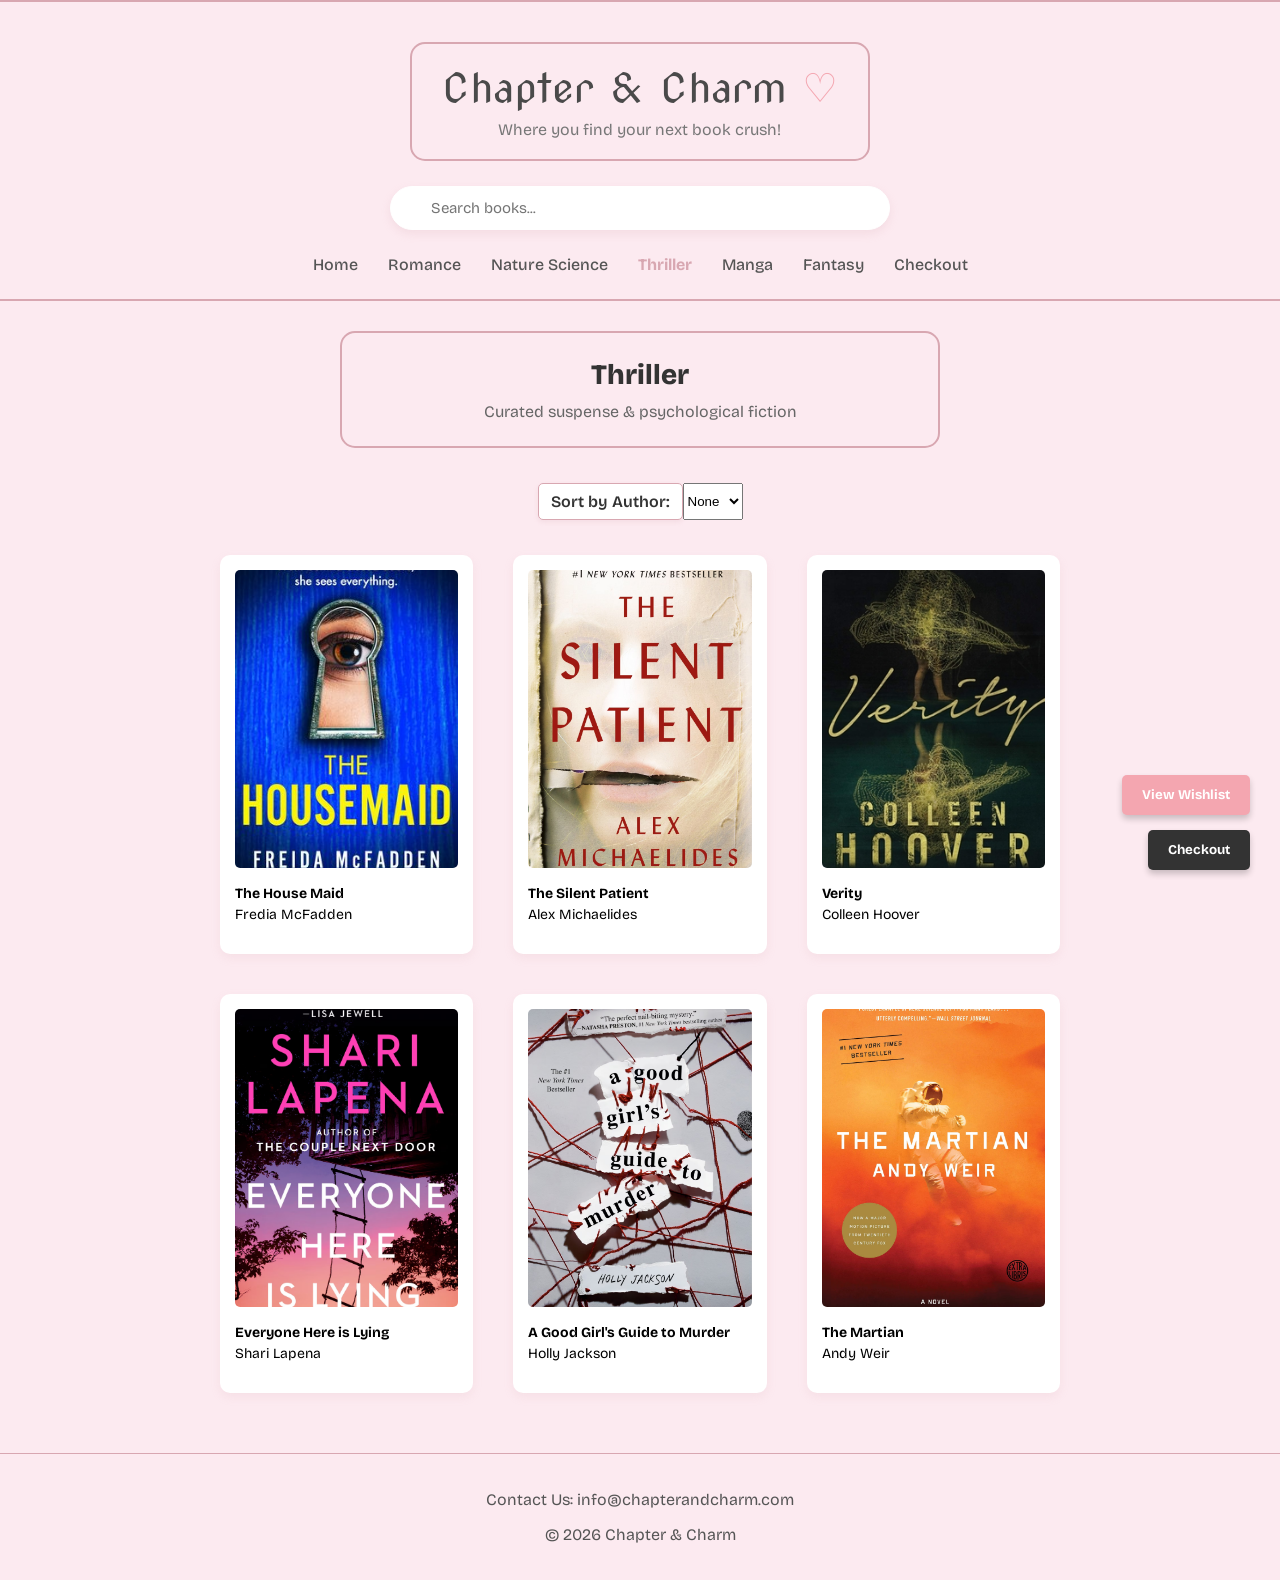
<file: thriller.html>
<!DOCTYPE html>
<html>

<head>
  <meta charset="UTF-8">
  <title>Chapter & Charm</title>

  <link rel="preconnect" href="https://fonts.googleapis.com">
  <link rel="preconnect" href="https://fonts.gstatic.com" crossorigin>
  <link href="https://fonts.googleapis.com/css2?family=Bricolage+Grotesque:opsz,wght@12..96,200..800&display=swap"
    rel="stylesheet">
  <link rel="preconnect" href="https://fonts.googleapis.com">
  <link rel="preconnect" href="https://fonts.gstatic.com" crossorigin>
  <link href="https://fonts.googleapis.com/css2?family=Nova+Cut&display=swap" rel="stylesheet">
  <link rel="stylesheet" href="style.css">

</head>

<body>

  <header>
    <div class="brand-container">
      <h1 class="nova-cut-regular brand-title">Chapter & Charm <span style="color:#f4a6b0;">♡</span></h1>
      <p class="brand-subtitle">Where you find your next book crush!</p>
    </div>

    <div class="header-search">
      <input type="text" id="searchInput" placeholder="Search books...">
    </div>

    <nav>
      <ul id="mainNavUl">
        <li><a href="index.html">Home</a></li>
        <li><a href="romance.html">Romance</a></li>
        <li><a href="naturescience.html">Nature Science</a></li>
        <li><a href="thriller.html" class="active">Thriller</a></li>
        <li><a href="manga.html">Manga</a></li>
        <li><a href="fantasy.html">Fantasy</a></li>
        <li><a href="checkout.html">Checkout</a></li>
      </ul>
    </nav>
  </header>

  <section class="active-category-header">
    <h2 id="currentCategoryTitle">Thriller</h2>
    <p id="currentCategorySubtitle">Curated suspense & psychological fiction</p>
  </section>

  <!-- Sorting dropdown -->
  <div class="controls-bar">
    <label for="sortSelect" class="filterBtn">Sort by Author:</label>
    <select id="sortSelect" >
      <option value="none">None</option>
      <option value="asc">A → Z</option>
      <option value="desc">Z → A</option>
    </select>
  </div>

  <div class="books" id="bookGrid">
    <!-- Book 1 -->
    <div class="bookSection" data-price="20.00" data-category="thriller">
      <div class="img-container">
        <img src="house.jpg" alt="Book 1">
        <div class="overlay">
          <p><strong>The House Maid</strong></p>
          <p>The Housemaid follows Millie, who discovers dark secrets while working for a wealthy family. Shocking
            twists reveal that nothing is as it seems.</p>
          <p>$20.00</p>
        <button class="cartBtn">Add to Cart</button>
          <button class="wishlistBtn">♡ Wishlist</button>
         </div>
      </div>
      <p class="book-title">
        <strong>The House Maid</strong><br>
        Fredia McFadden<br>

      </p>
    </div>

    <!-- Book 2 -->
    <div class="bookSection" data-price="22.00" data-category="thriller">
      <div class="img-container">
        <img src="sp.jpg" alt="Book 2">
        <div class="overlay">
          <p><strong>The Silent Patient</strong></p>
          <p>A woman stops speaking after a shocking crime. A therapist becomes obsessed with uncovering the truth,
            leading to a shocking twist about what really happened.</p>
          <p>$22.00</p>
         <button class="cartBtn">Add to Cart</button>
          <button class="wishlistBtn">♡ Wishlist</button> </div>
      </div>
      <p class="book-title">
        <strong>The Silent Patient</strong><br>
        Alex Michaelides<br>
      </p>
    </div>

    <!-- Book 3 -->
    <div class="bookSection" data-price="18.00" data-category="thriller">
      <div class="img-container">
        <img src="Verity.jpg" alt="Book 3">
        <div class="overlay">
          <p><strong>Verity</strong></p>
          <p>A struggling writer takes a job finishing the books of a famous author who is incapacitated, only to
            discover her dark, chilling autobiography. Secrets and lies unravel in a tense, psychological thriller that
            keeps you guessing.</p>
          <p>$18.00</p>
        <button class="cartBtn">Add to Cart</button>
          <button class="wishlistBtn">♡ Wishlist</button>  </div>
      </div>
      <p class="book-title">
        <strong>Verity</strong><br>
        Colleen Hoover<br>
      </p>
    </div>

    <!-- Book 4 -->
    <div class="bookSection" data-price="25.00" data-category="thriller">
      <div class="img-container">
        <img src="lying.jpg" alt="Book 4">
        <div class="overlay">
          <p><strong>Everyone Here is Lying</strong></p>
          <p>William Wooler’s seemingly normal life unravels when his daughter Avery goes missing. Secrets, lies, and
            suspicions among the neighbors turn the town upside down, leading to a shocking truth no one expects.</p>
          <p>$25.00</p>
        <button class="cartBtn">Add to Cart</button>
          <button class="wishlistBtn">♡ Wishlist</button>  </div>
      </div>
      <p class="book-title">
        <strong>Everyone Here is Lying</strong><br>
        Shari Lapena<br>
        
      </p>
    </div>

    <!-- Book 5 -->
    <div class="bookSection" data-price="19.00" data-category="thriller">
      <div class="img-container">
        <img src="murder.jpg" alt="Book 5">
        <div class="overlay">
          <p><strong>A Good Girl's Guide to Murder</strong></p>
          <p>A high school student investigates a closed murder case for her senior project, uncovering secrets, lies,
            and a web of deception in her town. As she digs deeper, she realizes the truth is far more dangerous than
            she expected.</p>
            <p>$19.00</p>
       <button class="cartBtn">Add to Cart</button>
          <button class="wishlistBtn">♡ Wishlist</button>
           </div>
      </div>
      <p class="book-title">
        <strong>A Good Girl's Guide to Murder</strong><br>
        Holly Jackson<br>
        
      </p>
    </div>

    <!-- Book 6 -->
    <div class="bookSection" data-price="21.00" data-category="thriller">
      <div class="img-container">
        <img src="martian.jpg" alt="Book 6">
        <div class="overlay">
          <p><strong>The Martian</strong></p>
          <p>Astronaut Mark Watney is stranded alone on Mars after a mission goes wrong. Using his ingenuity, science,
            and humor, he fights to survive while NASA and his crew race to bring him home.</p>
          <p>$21.00</p>
        <button class="cartBtn">Add to Cart</button>
          <button class="wishlistBtn">♡ Wishlist</button>  </div>
      </div>
      <p class="book-title">
        <strong>The Martian</strong><br>
        Andy Weir<br>
      </p>
    </div>
  </div>

  <a href="wishlist.html"> <button class="wishlist-btn">View Wishlist</button> </a>
  <a href="checkout.html"> <button class="checkout-btn">Checkout</button> </a>

  <footer>
    <p>Contact Us: info@chapterandcharm.com</p>
    <p>&copy; 2026 Chapter & Charm</p>
  </footer>

  <script src="script.js"></script>

</body>

</html>
</file>
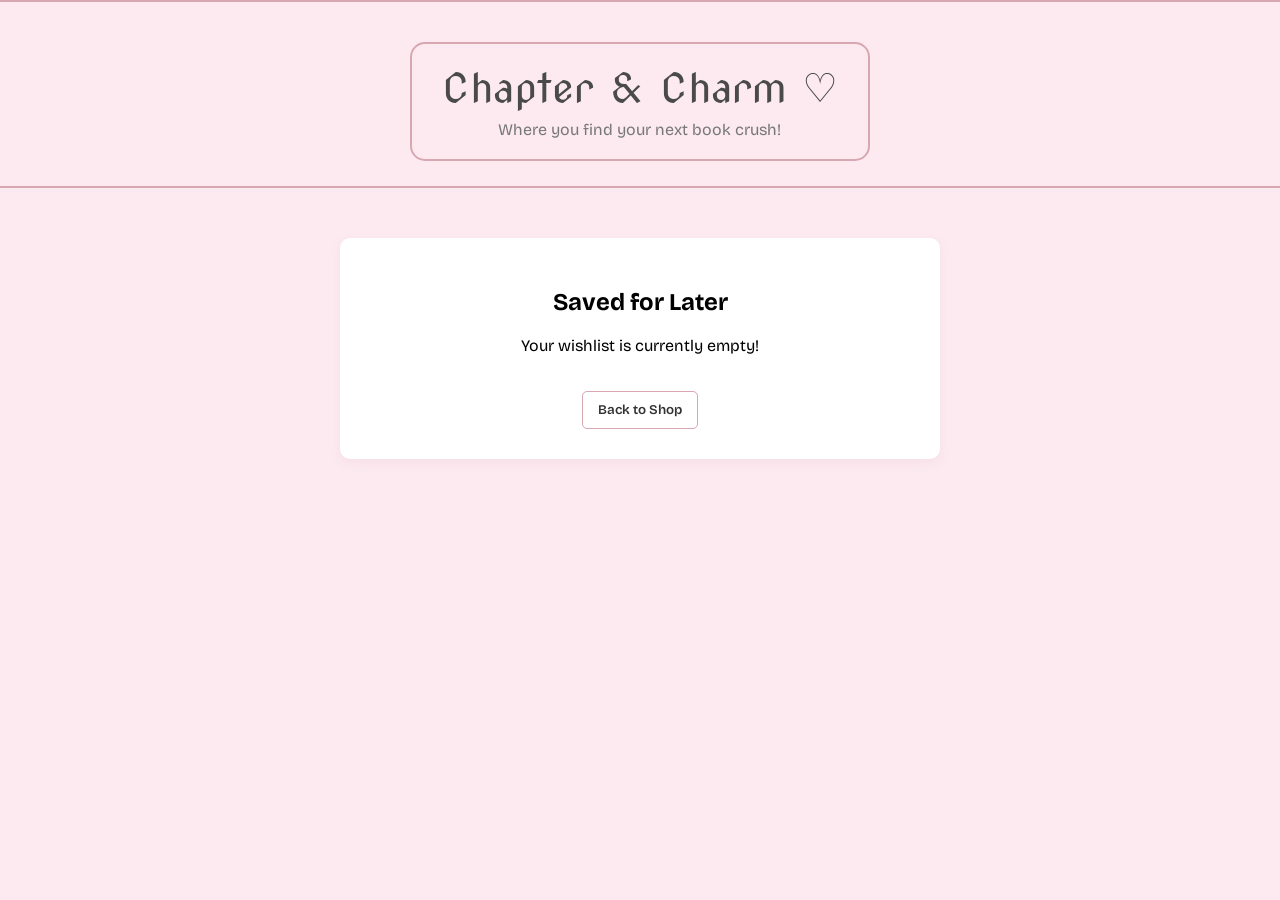
<file: wishlist.html>
<!DOCTYPE html>
<html>

<head>
  <meta charset="UTF-8">
  <title>Your Wishlist - Chapter & Charm</title>

  <link rel="preconnect" href="https://fonts.googleapis.com">
  <link rel="preconnect" href="https://fonts.gstatic.com" crossorigin>
  <link href="https://fonts.googleapis.com/css2?family=Bricolage+Grotesque:opsz,wght@12..96,200..800&display=swap"
    rel="stylesheet">

  <link rel="preconnect" href="https://fonts.googleapis.com">
  <link rel="preconnect" href="https://fonts.gstatic.com" crossorigin>
  <link href="https://fonts.googleapis.com/css2?family=Nova+Cut&display=swap" rel="stylesheet">

  <link rel="stylesheet" href="style.css">
</head>

<body>

  <header>
    <div class="brand-container">
      <h1 class="nova-cut-regular brand-title">Chapter & Charm ♡</h1>
      <p class="brand-subtitle">Where you find your next book crush!</p>
    </div>
  </header>

  <div class="wishlist-container">
    <h2>Saved for Later</h2>
   <p> <div id="wishlistItems"></div> </p>
    <a href="index.html"><button class="back-btn">Back to Shop</button></a>
  </div>

  <script src="script.js"></script>

</body>

</html>
</file>
<file: style.css>
* {
  box-sizing: border-box;
  /* looked it up, this is a solution to the box problem*/
}

/* Theme */
body {
  font-family: "Bricolage Grotesque", sans-serif;
  font-optical-sizing: auto;
  font-style: normal;
  font-variation-settings: "wdth" 100;

  background-color: #fceaf0;
  color: black;
  margin: 0;
}

/* Make sure all inputs and buttons inherit the new font */
input,
button {
  font-family: "Bricolage Grotesque", sans-serif;
  font-optical-sizing: auto;
}


/* Header branding*/

header {
  background-color: transparent;
  color: #333;
  text-align: center;
  padding: 40px 20px 0px 20px;

  /* The edge-to-edge border lines */
  border-top: 2px solid #d8a7b1;
  border-bottom: 2px solid #d8a7b1;
  background-color: #fceaf0;
}

/* BRAND TITLE BORDER CONTAINER */
.brand-container {
  margin: 0 auto 25px auto;
  padding: 20px 30px;
  max-width: fit-content;
  /* Makes the border hug the text perfectly */
  border: 2px solid #d8a7b1;
  /* The matching pink border */
  border-radius: 15px;
}

/* Strictly keeping Nova Cut for the Brand Title */
.nova-cut-regular {
  font-family: "Nova Cut", system-ui;
  font-weight: 400;
  font-style: normal;
}

.brand-title {
  font-size: 40px;
  margin: 0;
  color: #4a4a4a;
}

.brand-subtitle {
  font-size: 16px;
  margin: 8px 0 0 0;
  color: #777;
  font-weight: 400;
}

/* SEARCH BAR IN HEADER */
.header-search {
  margin-bottom: 25px;
}

.header-search input {
  width: 100%;
  max-width: 500px;
  padding: 12px 20px 12px 40px;
  border-radius: 30px;
  border: 1px solid white;
  font-size: 15px;
  outline: none;
  box-shadow: 0 4px 10px rgba(216, 167, 177, 0.2);
}

/* NAVIGATION IN HEADER */
nav ul {
  list-style: none;
  padding: 0;
  margin: 0;
  display: flex;
  justify-content: center;
  flex-wrap: wrap;
  padding-bottom: 25px;
}

nav li {
  margin: 0 15px;
}

nav a {
  color: #555;
  text-decoration: none;
  transition: 0.3s;
  font-size: 16px;
  font-weight: 500;
}

nav a:hover {
  color: #d8a7b1;
}

nav a.active {
  color: #d8a7b1;
  font-weight: 700;
}

/* FEATURED BOOKS HOMEPAGE SECTION */
.section {
  text-align: center;
  padding: 20px;
  margin: 20px;
  background: white;
  border-radius: 10px;
  box-shadow: 0 4px 10px rgba(0, 0, 0, 0.1);
}

/* GRID */
#featured-books-grid {
  display: grid;
  grid-template-columns: repeat(auto-fit, minmax(220px, 1fr));
  gap: 25px;
  padding: 20px;
}

.featured-book {
  background: white;
  border-radius: 10px;
  padding: 15px;
  text-align: center;
  box-shadow: 0 4px 10px rgba(216, 167, 177, 0.2);
  transition: 0.3s;
  cursor: pointer;
}

.featured-book:hover {
  transform: scale(1.05);
}

.featured-book img {
  width: 120px;
  border-radius: 5px;
}

.rating {
  color: #f39c12;
}



/* ACTIVE CATEGORY SECTION */
.active-category-header {
  text-align: center;
  padding: 25px 20px;
  margin: 30px auto 20px auto;
  max-width: 600px;
  background-color: transparent;
  border: 2px solid #d8a7b1;
  border-radius: 15px;
}



.active-category-header h2 {
  font-size: 28px;
  font-weight: 800;
  margin: 0;
  color: #333;
}

.active-category-header p {
  font-size: 16px;
  color: #666;
  margin-top: 10px;
  margin-bottom: 0;
}

/* Controls Bar (Filter) */
.controls-bar {
  display: flex;
  justify-content: center;
  padding: 15px;
}

.filterBtn {
  padding: 8px 12px;
  border-radius: 5px;
  outline: none;
  background-color: white;
  color: #333;
  border: 1px solid #d8a7b1;
  cursor: pointer;
  transition: 0.3s;
  font-weight: 600;
  box-shadow: 0 2px 5px rgba(216, 167, 177, 0.2);
}

.filterBtn:hover,
.filterBtn.active-filter {
  background-color: #d8a7b1;
  color: white;
}




/* BOOK GRID */
.books {
  display: grid;
  grid-template-columns: repeat(auto-fit, minmax(250px, 1fr));
  gap: 40px;
  padding: 20px 80px 60px;
  max-width: 1000px;
  margin: 0 auto;
}

.bookSection {
  padding: 15px;
  margin: 0;
  border-radius: 10px;
  background-color: white;
  transition: 0.3s;
  text-align: left;
  box-shadow: 0 4px 10px rgba(216, 167, 177, 0.15);
}

.bookSection:hover {
  transform: scale(1.02);
  box-shadow: 0 8px 20px rgba(216, 167, 177, 0.4);
}


/* IMAGE + OVERLAY */

.img-container {
  position: relative;
  width: 100%;
  overflow: hidden;
  border-radius: 5px;
}

.img-container img {
  width: 100%;
  display: block;
  aspect-ratio: 3 / 4;
  object-fit: cover;
  transition: 0.3s ease;
}

.overlay {
  position: absolute;
  top: 0;
  left: 0;
  width: 100%;
  height: 100%;
  background: rgba(0, 0, 0, 0.85);
  display: flex;
  flex-direction: column;
  justify-content: center;
  align-items: center;
  opacity: 0;
  transition: 0.3s ease;
  color: white;
  text-align: center;
  padding: 15px;
  box-sizing: border-box;
}

.img-container:hover .overlay {
  opacity: 1;
}

.img-container:hover img {
  transform: scale(1.05);
}

.overlay p {
  margin: 4px 0;
  font-size: 13px;
}

.overlay button {
  margin-top: 8px;
  padding: 6px 12px;
  border: 1px solid white;
  background: transparent;
  color: white;
  cursor: pointer;
  font-size: 12px;
  border-radius: 3px;
  transition: 0.2s;
}

.overlay button:hover {
  background: white;
  color: black;
}


/* STAR RATINGS */
.stars {
  color: #f39c12;
  font-size: 15px;
  letter-spacing: 2px;
  font-family: Arial, sans-serif;
}

.star-empty {
  color: #d1d5db;
}

.star-half {
  background: linear-gradient(90deg, #f39c12 50%, #d1d5db 50%);
  -webkit-background-clip: text;
  -webkit-text-fill-color: transparent;
  display: inline-block;
}


/* GLOBAL ELEMENTS */
.book-title {
  margin-top: 15px;
  font-size: 14px;
  line-height: 1.5;
}


.checkout-btn {
  position: fixed;
  right: 30px;
  bottom: 30px;
  background-color: #333;
  color: white;
  padding: 12px 20px;
  border: none;
  border-radius: 5px;
  font-weight: 700;
  cursor: pointer;
  box-shadow: 0 4px 6px rgba(0, 0, 0, 0.2);
  transition: 0.3s;
}

.checkout-btn:hover {
  background-color: #d8a7b1;
}

.cart-btn {
  position: fixed;
  right: 30px;
  bottom: 85px;
  background-color: #f4a6b0;
  color: white;
  padding: 12px 20px;
  border: none;
  border-radius: 5px;
  font-weight: 700;
  cursor: pointer;
  box-shadow: 0 4px 6px rgba(0, 0, 0, 0.2);
  transition: 0.3s;
}

.cart-btn:hover {
  background-color: #d8a7b1;
}

.active-cart {
  background-color: #d8a7b1;
}

.wishlist-btn {
  position: fixed;
  right: 30px;
  bottom: 85px;
  background-color: #f4a6b0;
  color: white;
  padding: 12px 20px;
  border: none;
  border-radius: 5px;
  font-weight: 700;
  cursor: pointer;
  box-shadow: 0 4px 6px rgba(0, 0, 0, 0.2);
  transition: 0.3s;
}

.wishlist-btn:hover {
  background-color: #d8a7b1;
}

.active-wishlist {
  background-color: #d8a7b1;
}



/* Checkout specific elements */
.checkout-header {
  display: flex;
  flex-wrap: wrap;
  /* Allows them to stack on smaller screens */
  justify-content: center;
  gap: 20px;
  margin-top: 40px;
}


.checkout-container {
  background: white;
  padding: 30px;
  border-radius: 15px;
  border: 1px solid #d8a7b1;
  min-width: 300px;
  flex: 1;
  max-width: 500px;
}

.checkoutFields {
  padding: 30px;
  border-radius: 15px;
  border: 1px solid #d8a7b1;
  min-width: 300px;
  flex: 1;
  max-width: 500px;
  
}

.checkoutFields p {
 margin-top: 15px;    
  margin-bottom: 2px;  
  font-weight: bold;
  color: #555;
  font-size: 14px;
  text-align: left;   
  max-width: 250px;    
  margin-left: auto;   
  margin-right: auto;
}

.checkout-item {
  margin: 5px 5px;
  align-items: center;
  border-bottom: 1px solid #ddd;
  padding: 5px 0;
}


.cardInfo {
  display: flex;
  justify-content: center;
  gap: 15px;
  max-width: 300px; 
  margin: 10px auto;
}

.cardInfo input {
  margin: 0;
  width: auto;
}

#nameField,
#userEmail,
#userAddress,
#postalCode,
#cardNum,
#expiry,
#cvv {
width: 100%;
  max-width: 250px;
  padding: 8px 20px;
  border-radius: 30px;
  border: 1px solid #d8a7b1;
  font-size: 15px;
  outline: none;
  box-shadow: 0 4px 10px rgba(216, 167, 177, 0.2);
  margin: 0 auto 5px auto; 
  display: block;
}

#expiry,
#cvv {
width: 100%;
  max-width: 200px;
  padding: 8px 20px;
  border-radius: 30px;
  border: 1px solid #d8a7b1; 
  font-size: 15px;
  outline: none;
  box-shadow: 0 4px 10px rgba(216, 167, 177, 0.2);
  margin: 0 ; 
  display: block;
}

#checkOutBtn {
  display: block;     
  margin: 20px auto; 
  width: 100%;        
  max-width: 200px;
  padding: 8px 12px;
  border-radius: 5px;
  outline: none;
  background-color: white;
  color: #333;
  border: 1px solid #d8a7b1;
  cursor: pointer;
  transition: 0.3s;
  font-weight: 600;
  box-shadow: 0 2px 5px rgba(216, 167, 177, 0.2);
}

#checkOutBtn:hover,
#filterBtn.active-filter {
  background-color: #d8a7b1;
  color: white;
}

footer {
  text-align: center;
  padding: 20px;
  background-color: transparent;
  color: #555;
  border-top: 1px solid #d8a7b1;
}

@media (max-width: 768px) {
  nav ul {
    flex-direction: column;
    align-items: center;
  }

  .books {
    padding: 20px;
  }

  .active-category-header {
    margin: 30px 20px 20px 20px;
  }

  .checkout-header {
    margin: 30px 20px 20px 20px;
    display: flex;
  }

  .brand-container {
    padding: 15px;
  }
}

/* wishlist page specific elements */
.wishlist-container {
  max-width: 600px;
  margin: 50px auto;
  background: white;
  padding: 30px;
  border-radius: 10px;
  box-shadow: 0 4px 10px rgba(216, 167, 177, 0.15);
  text-align: center;
}

.wishlist-item {
  display: flex;
  justify-content: space-between;
  align-items: center;
  border-bottom: 1px solid #ddd;
  padding: 10px 0;
}

.remove-btn {
  background-color: #d8a7b1;
  color: white;
  border: none;
  padding: 5px 10px;
  cursor: pointer;
}

.back-btn {
  background-color: #ffffff;
  color: #333;
  padding: 10px 15px;
  border: 1px solid #d8a7b1;
  border-radius: 5px;
  cursor: pointer;
  margin-top: 20px;
  font-weight: 600;
}

.back-btn:hover {
  background-color: #d8a7b1;
  color: white;
}
</file>
